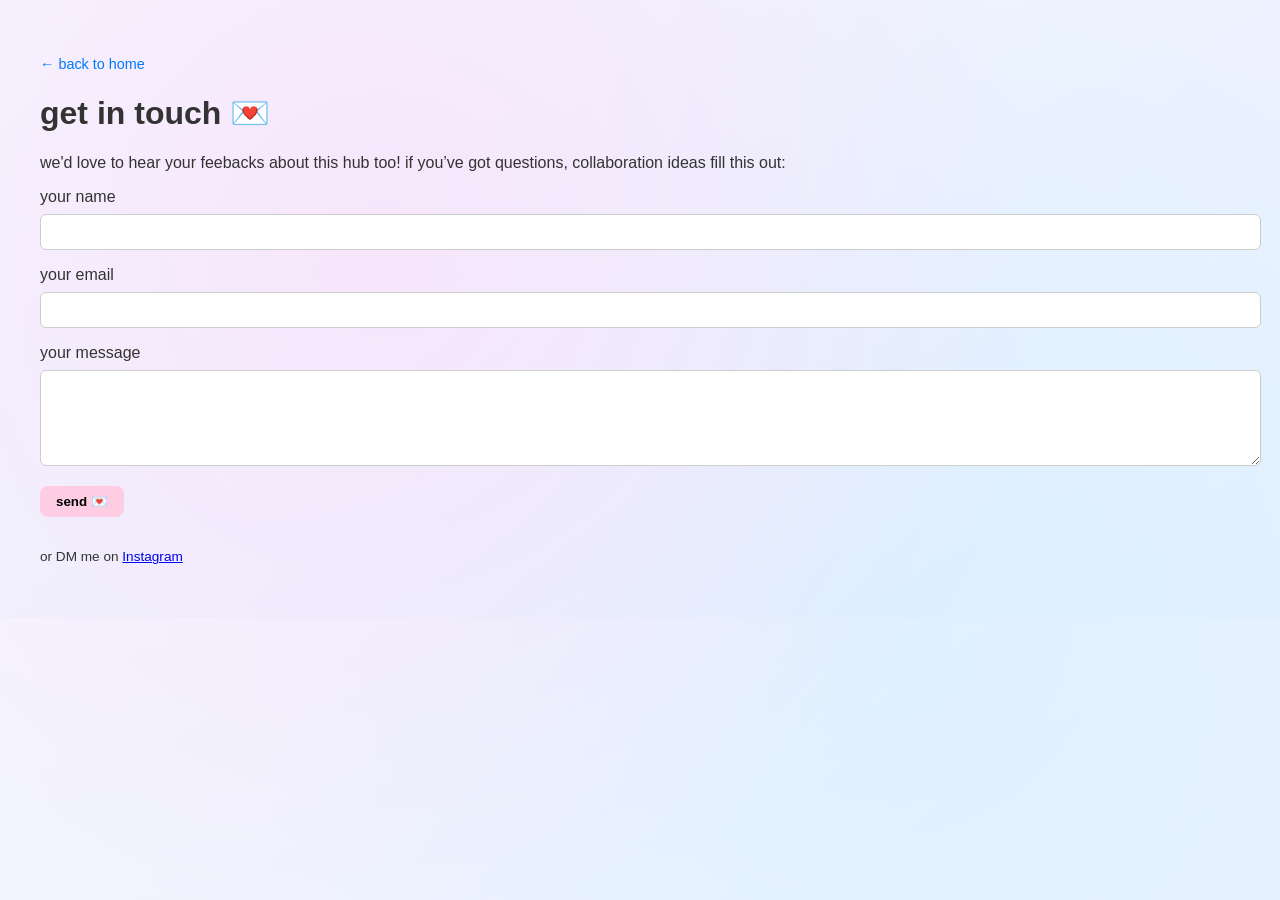
<file: contact.html>
<!DOCTYPE html>
<html lang="en">
<head>
  <meta charset="UTF-8" />
  <meta name="viewport" content="width=device-width, initial-scale=1.0"/>
  <title>Contact | Thee Glam Hub</title>
  <style>

    body {
      font-family: "Inter", sans-serif;
      padding: 2rem;
      background: #fff7fb;
      color: #333;
      background: linear-gradient(145deg, #f5f5ff, #e6f0ff);

    }

    .gradientBgCanvasHero {
      position: absolute;
      inset: 0;
      background: radial-gradient(circle at 30% 30%, #ffd9f9 0%, transparent 60%), 
                  radial-gradient(circle at 70% 70%, #d0f0ff 0%, transparent 60%);
      z-index: -1;
      opacity: 0.5;
    }

    input, textarea {
      width: 100%;
      padding: 0.6rem;
      margin-top: 0.5rem;
      margin-bottom: 1rem;
      border: 1px solid #ccc;
      border-radius: 6px;
    }

    button {
      background-color: #ffcde3;
      padding: 0.5rem 1rem;
      border: none;
      border-radius: 8px;
      font-weight: 600;
      cursor: pointer;
    }

    
    .home-link {
      text-decoration: none;
      display: inline-block;
      margin-top: 1rem;
      font-size: 0.9rem;
      color:#007aff;
    }

  </style>
</head>

<body>
    <div class="gradientBgCanvasHero"></div>

    <a href="index.html" class="home-link">← back to home</a>

  <h1>get in touch 💌</h1>
  <p>we'd love to hear your feebacks about this hub too! 
    if you’ve got questions, collaboration ideas fill this out:</p>
  
  <form>
    <label>your name</label>
    <input type="text" required>

    <label>your email</label>
    <input type="email" required>

    <label>your message</label>
    <textarea rows="5" required></textarea>

    <button type="submit">send 💌</button>
  </form>

  <p style="margin-top: 2rem; font-size: 0.85rem;">or DM me on <a href="https://instagram.com/glamupwith.k" target="_blank">Instagram</a></p>
</body>
</html>
</file>
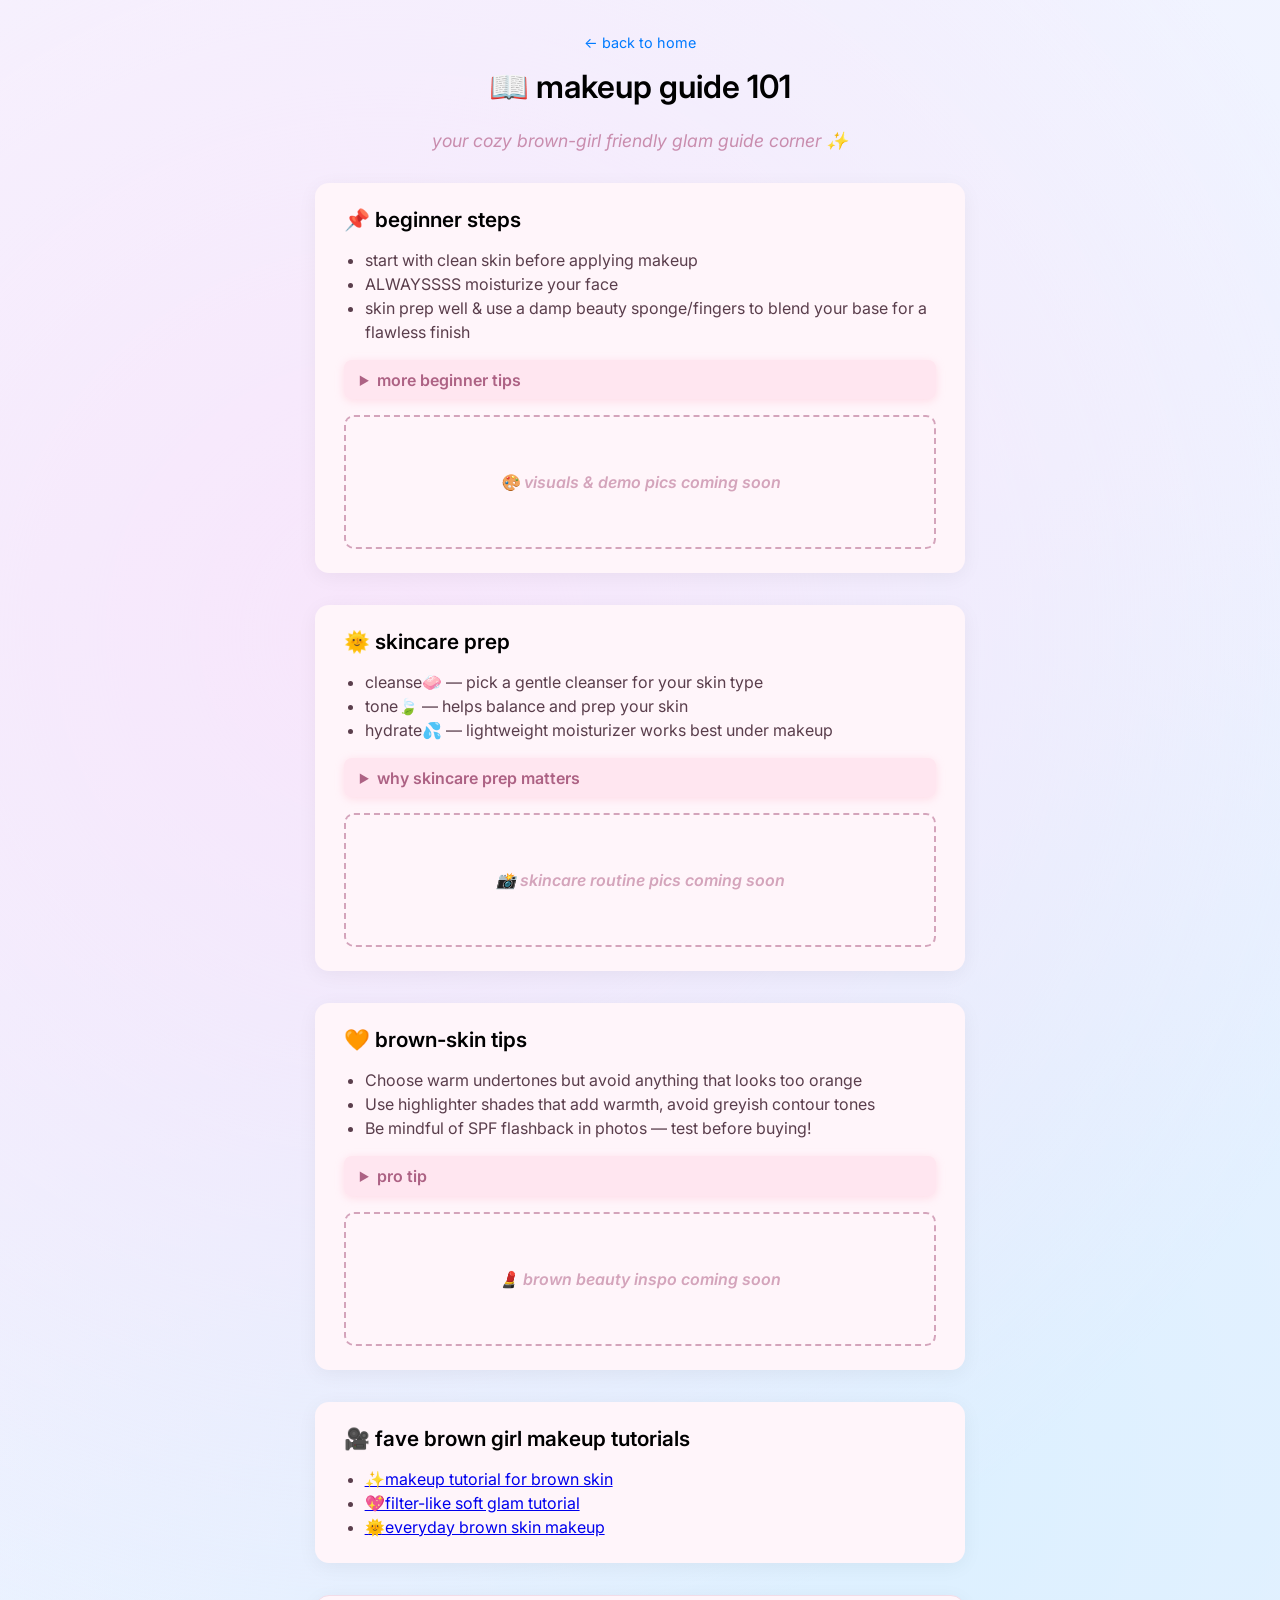
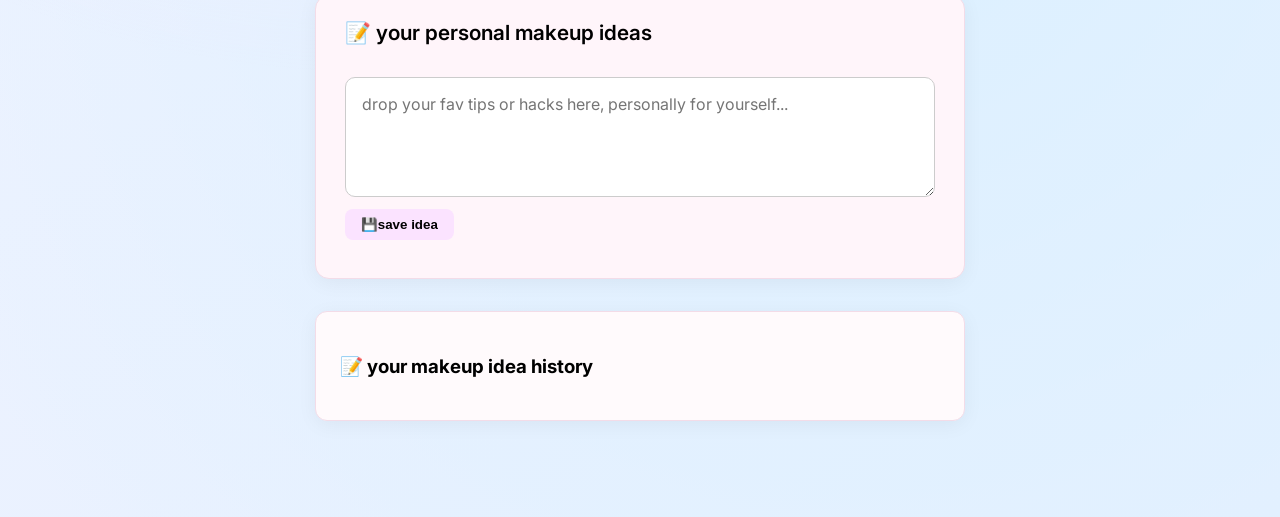
<file: guides.html>
<!DOCTYPE html>
<html lang="en">
<head>
  <meta charset="UTF-8" />
  <meta name="viewport" content="width=device-width, initial-scale=1" />
  <title>Makeup Guides | Thee Glam Hub</title>
  <link href="https://fonts.googleapis.com/css2?family=Inter:wght@400;600&display=swap" rel="stylesheet" />
  <style>
    body {
      margin: 0;
      padding: 0;
      font-family: "Inter", sans-serif;
      background: linear-gradient(145deg, #f5f5ff, #e6f0ff);
      color: #000;
      min-height: 100vh;
      position: relative;
    }
    .gradientBgCanvasHero {
      position: absolute;
      inset: 0;
      background: radial-gradient(circle at 30% 30%, #ffd9f9 0%, transparent 60%),
                  radial-gradient(circle at 70% 70%, #d0f0ff 0%, transparent 60%);
      z-index: -1;
      opacity: 0.5;
    }
    .container {
      max-width: 650px;
      margin: 0 auto;
      padding: 2rem 1rem 4rem;
    }
    header {
      margin-bottom: 1.5rem;
      text-align: center;
    }
    .home-link {
      text-decoration: none;
      color: #007aff;
      font-size: 0.9rem;
      display: inline-block;
      margin-bottom: 1rem;
    }
    h1 {
      font-weight: 600;
      font-size: 2rem;
      margin: 0;
      text-transform: lowercase;
    }
    p.intro {
      text-align: center;
      font-size: 1.1rem;
      color: #c98dae;
      margin-bottom: 2rem;
      font-style: italic;
    }
    section.guide-section {
      background: #fff5fa;
      border-radius: 14px;
      box-shadow: 0 4px 20px rgba(0,0,0,0.05);
      padding: 1.5rem 1.8rem;
      margin-bottom: 2rem;
    }
    section.guide-section h2 {
      font-weight: 600;
      font-size: 1.3rem;
      margin-top: 0;
      margin-bottom: 1rem;
    }
    ul.guide-list {
      list-style-type: disc;
      padding-left: 1.3rem;
      line-height: 1.5;
      color: #5a3e4c;
      font-size: 1rem;
      margin: 0;
    }
    details {
      background: #ffe6f0;
      border-radius: 8px;
      padding: 0.6rem 1rem;
      margin-top: 1rem;
      cursor: pointer;
      box-shadow: 0 2px 8px rgba(255, 182, 203, 0.4);
    }
    details summary {
      font-weight: 600;
      font-size: 1rem;
      color: #ad6284;
      outline: none;
      user-select: none;
    }
    details[open] {
      background: #ffcee4;
    }
    .visual-placeholder {
      margin-top: 1rem;
      border: 2px dashed #d4a4bb;
      border-radius: 10px;
      height: 130px;
      display: flex;
      align-items: center;
      justify-content: center;
      color: #d4a4bb;
      font-style: italic;
      font-weight: 600;
      user-select: none;
    }

    .video-section iframe {
      width: 100%;
      height: 230px;
      border-radius: 12px;
      margin-bottom: 1.2rem;
      box-shadow: 0 4px 12px rgba(215, 150, 180, 0.25);
    }

    .user-ideas-section,
    .user-idea-history {
      max-width: 600px;
      margin: 2rem auto;
      padding: 1.5rem;
      background: #fffafc;
      border-radius: 12px;
      box-shadow: 0 4px 20px rgba(0, 0, 0, 0.05);
      border: 1px solid #f3dce8;
      box-align: center;
    }

    .user-ideas-section textarea {
      width: 100%;
      min-height: 120px;
      padding: 1rem;
      border-radius: 10px;
      border: 1px solid #ccc;
      font-family: 'Inter', sans-serif;
      font-size: 1rem;
      resize: vertical;
      margin-top: 1rem;
      box-sizing: border-box;
    }

    .save-btn, #saveIdeaBtn {
      margin-top: 0.5rem;
      background-color: #fbe3ff;
      border: none;
      border-radius: 8px;
      color: #000000;
      font-weight: bold;
      cursor: pointer;
      padding: 0.5rem 1rem;
    }

    .save-msg {
      text-align: center;
      margin-top: 0.5rem;
      font-size: 0.9rem;
      color: #10b981;
    }

    .wishlist-items li {
      display: flex;
      justify-content: space-between;
      align-items: center;
      background: #fff;
      border: 1px solid #f0d5e3;
      padding: 0.6rem 0.9rem;
      margin-top: 0.5rem;
      border-radius: 8px;
      font-size: 0.95rem;
      color: #4c3c44;
    }

    .wishlist-items button.delete-btn {
      background: none;
      border: none;
      font-size: 1.2rem;
      cursor: pointer;
    }

  </style>
</head>
<body>
  <div class="gradientBgCanvasHero"></div>
  <div class="container">
    <header>
      <a href="index.html" class="home-link">← back to home</a>
      <h1>📖 makeup guide 101</h1>
    </header>

    <p class="intro">your cozy brown-girl friendly glam guide corner ✨</p>

    <section class="guide-section" id="beginner-steps">
      <h2>📌 beginner steps</h2>
      <ul class="guide-list">
        <li>start with clean skin before applying makeup </li>
        <li>ALWAYSSSS moisturize your face</li>
        <li>skin prep well & use a damp beauty sponge/fingers to blend your base for a flawless finish</li>
      </ul>
      <details>
        <summary>more beginner tips</summary>
        <ul class="guide-list" style="margin-top: 0.6rem;">
          <li>moisturize your face lightly before applying anything on your face</li>
          <li>use a lipliner if your lip shade doesn't match the lip gloss/stick/etc.</li>
          <li>use natural light when doing makeup for best color match</li>
          <li>use a lip balm to moisturize your lips before applying a matte lipstick/lip</li>
        </ul>
      </details>
      <div class="visual-placeholder">🎨 visuals & demo pics coming soon</div>
    </section>

    <section class="guide-section" id="skincare-prep">
      <h2>🌞 skincare prep</h2>
      <ul class="guide-list">
        <li>cleanse🧼 — pick a gentle cleanser for your skin type</li>
        <li>tone🍃 — helps balance and prep your skin</li>
        <li>hydrate💦 — lightweight moisturizer works best under makeup</li>
      </ul>
      <details>
        <summary>why skincare prep matters</summary>
        <p style="margin-top: 0.6rem; color: #73334a;">
          proper prep creates a smooth canvas, helping your makeup last longer and look fresh all day.
          It also avoids skin from breaking out, and maintains the skin health!
        </p>
      </details>
      <div class="visual-placeholder">📸 skincare routine pics coming soon</div>
    </section>

    <section class="guide-section" id="brown-skin-tips">
      <h2>🧡 brown-skin tips</h2>
      <ul class="guide-list">
        <li>Choose warm undertones but avoid anything that looks too orange</li>
        <li>Use highlighter shades that add warmth, avoid greyish contour tones</li>
        <li>Be mindful of SPF flashback in photos — test before buying!</li>
      </ul>
      <details>
        <summary>pro tip</summary>
        <p style="margin-top: 0.6rem; color: #a7426e;">
          warm golds and bronzes can beautifully enhance brown skin tones. Try layering products for a natural glow.
        </p>
      </details>
      <div class="visual-placeholder">💄 brown beauty inspo coming soon</div>
    </section>

    <section class="guide-section video-section" id="yt-tutorials">
      <h2>🎥 fave brown girl makeup tutorials</h2>
      <ul class="guide-list">
      <li><a href="https://youtu.be/_ODqgcmiZVc?si=pPQmf-nIHRk817No" target="_blank">✨makeup tutorial for brown skin</a></li>
      <li><a href="https://youtu.be/r1VMQ8KY5Io?si=23SyQOc0m3DyM2w8" target="_blank">💖filter-like soft glam tutorial</a></li>
      <li><a href="https://youtu.be/tMCCiJ5T8zU?si=vvDzst2ysm-J9EnB" target="_blank">🌞everyday brown skin makeup</a></li>
      </ul>

    </section>

    <!-- personal makeup ideas section -->
    <section class="guide-section user-ideas-section" id="user-ideas">
      <h2>📝 your personal makeup ideas</h2>
      <textarea id="userIdeaInput" placeholder="drop your fav tips or hacks here, personally for yourself..."></textarea>
      <button id="saveIdeaBtn">💾save idea</button>
      <p id="ideaSaveMsg" class="save-msg"></p>
    </section>

    <!-- idea history display -->
    <section class="user-idea-history guide-shadow">
      <h3>📝 your makeup idea history</h3>
      <ul id="userIdeaList" class="wishlist-items"></ul>
    </section>
  </div>

  <script>
    document.addEventListener("DOMContentLoaded", function () {
      const userIdeaInput = document.getElementById("userIdeaInput");
      const saveUserIdeaBtn = document.getElementById("saveIdeaBtn");
      const userIdeaList = document.getElementById("userIdeaList");
      const saveUserIdeaMsg = document.getElementById("ideaSaveMsg");

      const savedIdeas = JSON.parse(localStorage.getItem("makeupUserIdeas")) || [];
      savedIdeas.forEach(addIdeaToUI);

      saveUserIdeaBtn.addEventListener("click", function () {
        const ideaText = userIdeaInput.value.trim();
        if (ideaText !== "") {
          addIdeaToUI(ideaText);
          saveToLocalStorage(ideaText);
          userIdeaInput.value = "";
          saveUserIdeaMsg.textContent = "✨ saved!";
          setTimeout(() => (saveUserIdeaMsg.textContent = ""), 1500);
        }
      });

      function addIdeaToUI(ideaText) {
        const li = document.createElement("li");
        li.innerHTML = `
          <span>${ideaText}</span>
          <button class="delete-btn">🗑️</button>
        `;
        userIdeaList.appendChild(li);

        li.querySelector(".delete-btn").addEventListener("click", function () {
          li.remove();
          deleteFromLocalStorage(ideaText);
        });
      }

      function saveToLocalStorage(ideaText) {
        const ideas = JSON.parse(localStorage.getItem("makeupUserIdeas")) || [];
        ideas.push(ideaText);
        localStorage.setItem("makeupUserIdeas", JSON.stringify(ideas));
      }

      function deleteFromLocalStorage(ideaText) {
        let ideas = JSON.parse(localStorage.getItem("makeupUserIdeas")) || [];
        ideas = ideas.filter(i => i !== ideaText);
        localStorage.setItem("makeupUserIdeas", JSON.stringify(ideas));
      }
    });
  </script>
</body>
</html>
</file>
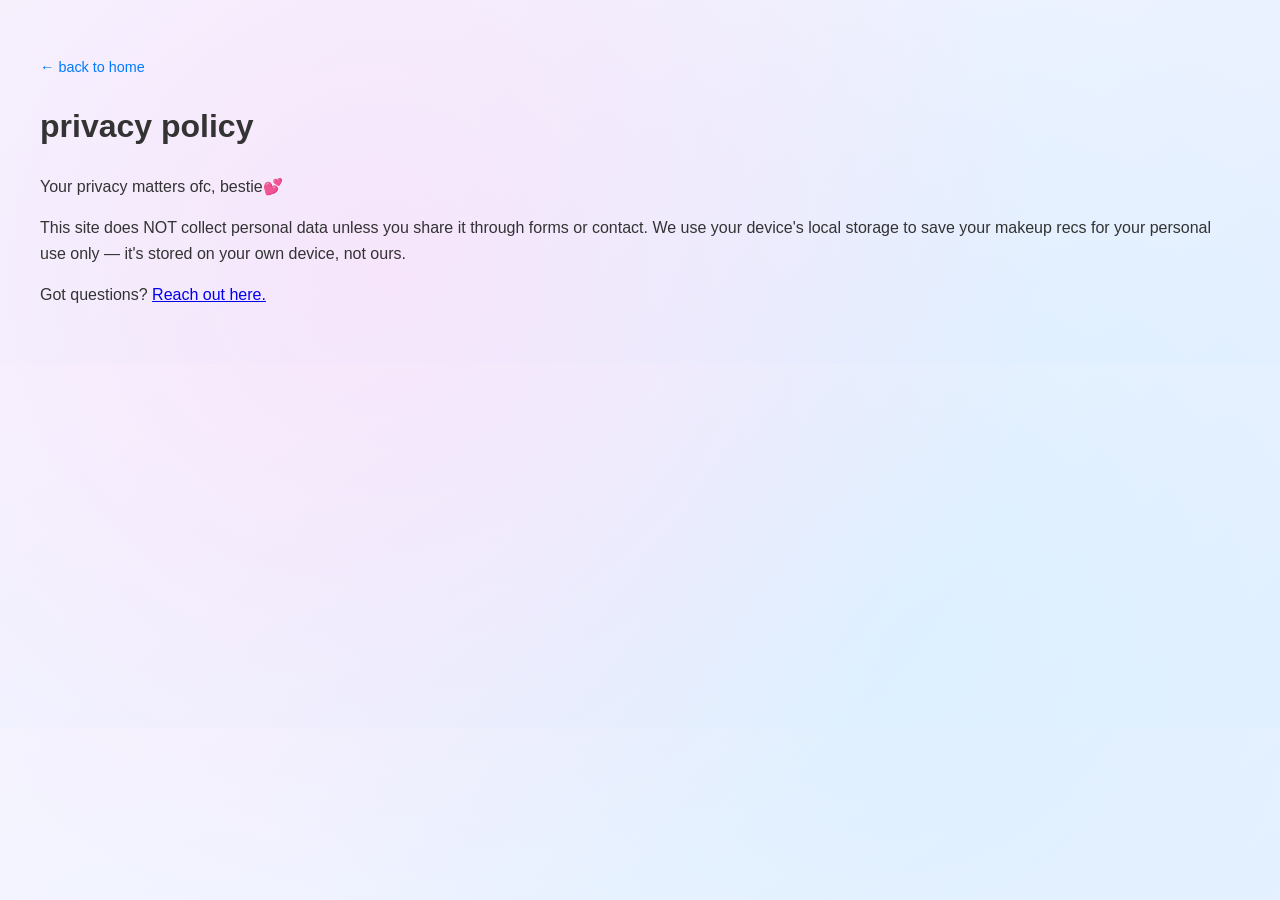
<file: privacy.html>
<!DOCTYPE html>
<html lang="en">

<head>
  <meta charset="UTF-8" />
  <meta name="viewport" content="width=device-width, initial-scale=1.0"/>
  <title>Privacy Policy | Thee Glam Hub</title>
  <style>

    body {
      font-family: "Inter", sans-serif;
      padding: 2rem;
      line-height: 1.6;
      background: #fff7fb;
      color: #333;
      background: linear-gradient(145deg, #f5f5ff, #e6f0ff);

     .home-link {
      text-decoration: none;
      display: inline-block;
      margin-top: 1rem;
      font-size: 0.9rem;
      color:#007aff;
    }


     .gradientBgCanvasHero {
      position: absolute;
      inset: 0;
      background: radial-gradient(circle at 30% 30%, #ffd9f9 0%, transparent 60%), 
                  radial-gradient(circle at 70% 70%, #d0f0ff 0%, transparent 60%);
      z-index: -1;
      opacity: 0.5;
    }

    
    .home-link {
      text-decoration: none;
      display: inline-block;
      margin-top: 1rem;
      font-size: 0.9rem;
      color:#007aff;
    }
    
    }
  
  </style>
</head>

<body>

        <div class="gradientBgCanvasHero"></div>

  <a href="index.html" class="home-link">← back to home</a>


  <h1>privacy policy</h1>

  <p>Your privacy matters ofc, bestie💕</p>

  <p>This site does NOT collect personal data unless you share it through forms or contact. We use your device's local storage to save your makeup recs for your personal use only — it's stored on your own device, not ours.</p>
  
  <p>Got questions? <a href="contact.html">Reach out here.</a></p>
</body>

</html>
</file>
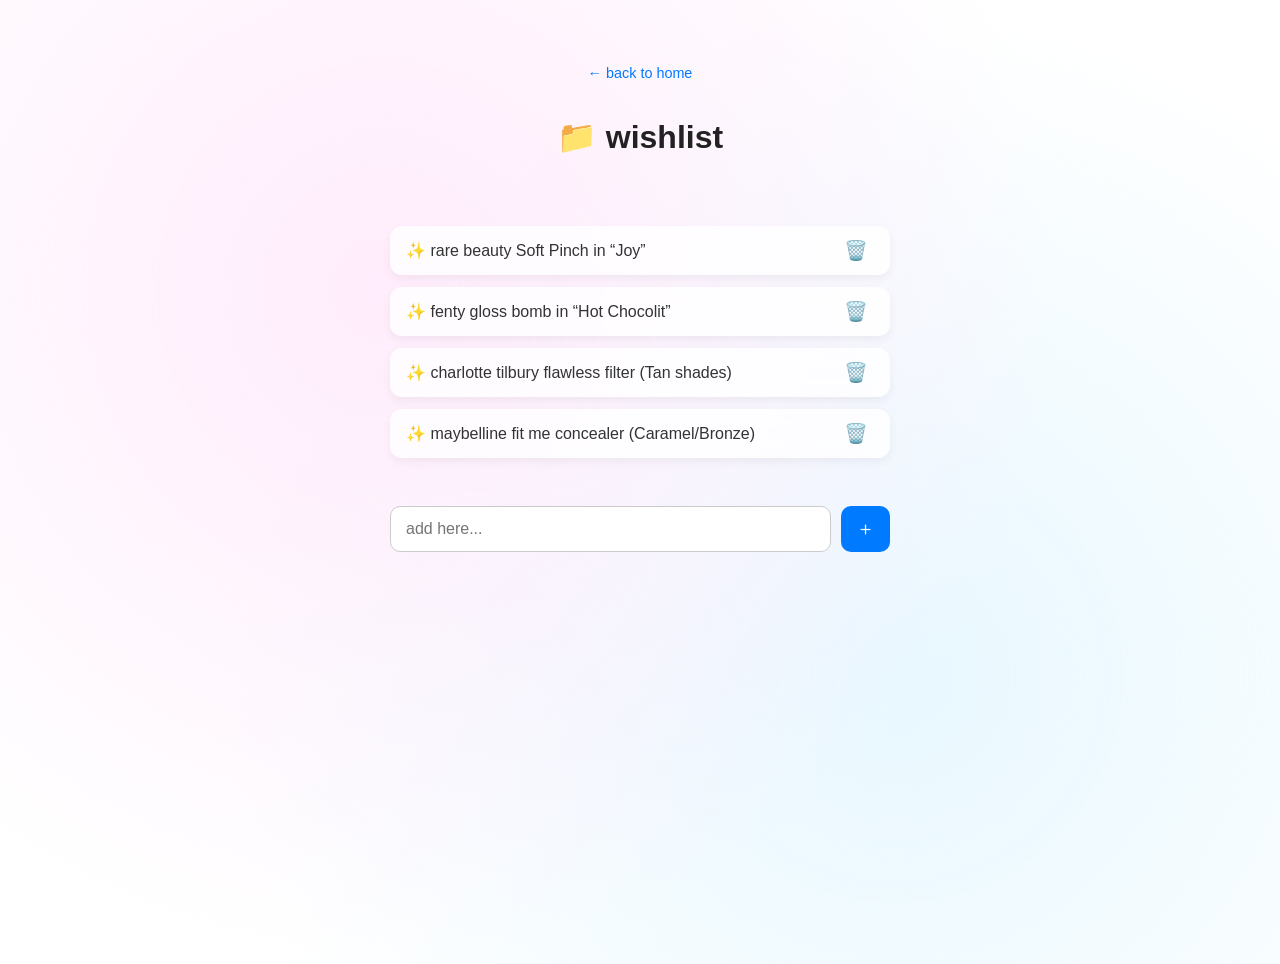
<file: wishlist.html>
<!DOCTYPE html>
<html lang="en">
<head>
  <meta charset="UTF-8" />
  <meta name="viewport" content="width=device-width, initial-scale=1.0"/>
  <title>Wishlist | Thee Glam Hub</title>
  <link rel="stylesheet" href="styles.css"/>
  <link href="https://fonts.googleapis.com/css2?family=Inter:wght@400;600&display=swap" rel="stylesheet" />
  <style>
    body {
      margin: 0;
      padding: 0;
      font-family: -apple-system, BlinkMacSystemFont, "Segoe UI", Roboto, Helvetica, Arial, sans-serif;
      font-size: 16px;
      color: #000000;
      background: linear-gradient(145deg, #f5f5ff, #e6f0ff);
      min-height: 100vh;
      position: relative;
    }

    .gradientBgCanvasHero {
      position: absolute;
      inset: 0;
      background: radial-gradient(circle at 30% 30%, #ffd9f9 0%, transparent 60%), 
                  radial-gradient(circle at 70% 70%, #d0f0ff 0%, transparent 60%);
      z-index: -1;
      opacity: 0.5;
    }

    .wishlist-header {
      text-align: center;
      padding: 2rem 1rem 1rem;
    }

    .home-link {
      display: inline-block;
      margin-bottom: 1rem;
      font-size: 0.9rem;
      text-decoration: none;
      color: #007aff;
    }

    .wishlist-title {
      font-size: 2rem;
      font-weight: 600;
    }

    .wishlist-main {
      max-width: 500px;
      margin: 0 auto;
      padding: 0 1rem 2rem;
    }

    .wishlist-items {
      list-style: none;
      padding: 0;
      margin-bottom: 2rem;
    }

    .wishlist-items li {
      background: #ffffffcc;
      backdrop-filter: blur(10px);
      margin-bottom: 12px;
      padding: 12px 16px;
      border-radius: 12px;
      box-shadow: 0 4px 10px rgba(0,0,0,0.05);
      display: flex;
      justify-content: space-between;
      align-items: center;
      font-weight: 500;
    }

    .delete-btn {
      background: none;
      border: none;
      color: #ff3b30;
      font-size: 1.2rem;
      cursor: pointer;
    }

    .wishlist-input {
      display: flex;
      gap: 10px;
      padding-top: 1rem;
    }

    .wishlist-input input {
      flex: 1;
      padding: 10px 15px;
      border-radius: 10px;
      border: 1px solid #ccc;
      font-size: 1rem;
    }

    .wishlist-input button {
      padding: 10px 15px;
      font-size: 1.2rem;
      background-color: #007aff;
      color: white;
      border: none;
      border-radius: 10px;
      cursor: pointer;
    }
  </style>
</head>

<body class="wishlist-body">
  <div class="gradientBgCanvasHero"></div>

  <header class="wishlist-header">
    <a href="index.html" class="home-link">← back to home</a>
    <h1 class="wishlist-title">📁 wishlist</h1>
  </header>

  <main class="wishlist-main">
    <!-- Wishlist display -->
    <ul id="wishlistItems" class="wishlist-items">
      <!-- Items will render here -->
    </ul>

    <!-- Input area -->
    <div class="wishlist-input">
      <input type="text" id="wishlistItemInput" placeholder="add here..." />
      <button id="addWishlistBtn">＋</button>
    </div>
  </main>

  <script>
    const input = document.getElementById("wishlistItemInput");
    const addBtn = document.getElementById("addWishlistBtn");
    const list = document.getElementById("wishlistItems");

    const defaultItems = [
      "✨ rare beauty Soft Pinch in “Joy”",
      "✨ fenty gloss bomb in “Hot Chocolit”",
      "✨ charlotte tilbury flawless filter (Tan shades)",
      "✨ maybelline fit me concealer (Caramel/Bronze)"
    ];

    // Load saved wishlist or set defaults
    window.addEventListener("DOMContentLoaded", () => {
      const saved = JSON.parse(localStorage.getItem("wishlist"));
      const items = saved && saved.length ? saved : defaultItems;
      items.forEach(item => addItemToUI(item));
    });

    // Add item
    addBtn.addEventListener("click", () => {
      const text = input.value.trim();
      if (text !== "") {
        addItemToUI(text);
        saveToLocalStorage(text);
        input.value = "";
      }
    });

    // Press Enter to add
    input.addEventListener("keypress", (e) => {
      if (e.key === "Enter") addBtn.click();
    });

    function addItemToUI(text) {
      const li = document.createElement("li");
      li.innerHTML = `
        <span>${text}</span>
        <button class="delete-btn" title="Delete">🗑️</button>
      `;
      list.appendChild(li);

      li.querySelector(".delete-btn").addEventListener("click", () => {
        li.remove();
        deleteFromLocalStorage(text);
      });
    }

    function saveToLocalStorage(text) {
      let items = JSON.parse(localStorage.getItem("wishlist")) || [];
      items.push(text);
      localStorage.setItem("wishlist", JSON.stringify(items));
    }

    function deleteFromLocalStorage(text) {
      let items = JSON.parse(localStorage.getItem("wishlist")) || [];
      const index = items.indexOf(text);
      if (index > -1) {
        items.splice(index, 1);
        localStorage.setItem("wishlist", JSON.stringify(items));
      }
    }
  </script>
</body>
</html>
</file>
<file: styles.css>
body {
    margin: 0;
    font-family: 'Inter', sans-serif;
    background-color: #fff;
    overflow-x: hidden;
    position: relative;
  }
  
  .navbar {
    display: flex;
    justify-content: space-between;
    padding: 20px 40px;
    align-items: center;
  }
  
  .logo {
    font-weight: 600;
    font-size: 20px;
    color: #222;
  }
  
  .nav-links {
  list-style: none;
  display: flex;
  gap: 1.5rem;
  z-index: 10;
  position: relative;
}

.nav-links li {
  display: inline-block;
}

.nav-link,
.home-nav {
  text-decoration: none;
  color: #000;
  font-weight: 600;
  padding: 0.5rem 1rem;
  border-radius: 8px;
  transition: all 0.3s ease;
}

.nav-link:hover,
.home-nav:hover {
  color: #7cc9fc;
}

  
  .hero-section {
    position: relative;
    text-align: center;
    padding: 100px 20px;
    z-index: 1;
  }
  
   .aura-glow {
    position: absolute;
    top: -100px;
    left: 50%;
    transform: translateX(-50%);
    width: 1200px;
    height: 1200px;
    background: radial-gradient(circle, rgb(21, 138, 255) 0%, transparent 60%);
    filter: blur(150px);
    z-index: 0;
  }
  
  .hero-text {
    font-size: 3rem;
    color: #222;
    z-index: 2;
    position: relative;
  }
  
  .hero-subtext {
    font-size: 1.1rem;
    color: #666;
    margin-top: 15px;
    z-index: 2;
    position: relative;
  }
  
  .main-btn {
    margin-top: 30px;
    background-color: #2c63ff;
    color: #fff;
    border: none;
    padding: 14px 32px;
    font-size: 1rem;
    border-radius: 10px;
    cursor: pointer;
    transition: background 0.3s ease;
    z-index: 2;
    position: relative;
  }
  
  .main-btn:hover {
    background-color: #9fb9ff;
  }

  <!-- wishlist --
  
 .gradientBgCanvasHero {
  position: fixed;
  top: 0;
  left: 0;
  height: 100vh;
  width: 100vw;
  background: radial-gradient(circle at center, #ffadf1 0%, #ffffff 70%);
  z-index: -1;
  opacity: 0.7;
}

.wishlist-body {
  font-family:-apple-system, BlinkMacSystemFont, sans-serif, system-ui;
  background: transparent;
  color: #000000;
  padding: 2rem;
}

.wishlist-header {
  text-align: center;
  margin-bottom: 2rem;
}

.wishlist-title {
  font-size: 2rem;
  font-weight: bold;
  font-family: sans-serif, system-ui, -apple-system, BlinkMacSystemFont;
  letter-spacing: 0px;
}

.wishlist-items li {
  font-family: sans-serif;
  font-size: 1rem;
  color: #222;
}

.wishlist-main {
  max-width: 600px;
  margin: auto;
}

.wishlist-items {
  list-style: none;
  padding: 0;
}

.wishlist-items li {
  background: rgba(255, 255, 255, 0.6);
  margin: 10px 0;
  padding: 12px 20px;
  border-radius: 12px;
  box-shadow: 0 2px 5px rgba(0, 0, 0, 0.05);
}

 style
.wishlist-container {
  max-width: 500px;
  margin: 4rem auto;
  padding: 2rem;
  background: rgba(255, 255, 255, 0.8);
  border-radius: 20px;
  box-shadow: 0 0 30px rgba(0, 132, 255, 0.3);
  backdrop-filter: blur(15px);
}

.wishlist-title {
  font-size: 2rem;
  text-align: center;
  color: #222;
  font-weight: 600;
}

.wishlist-input {
  display: flex;
  gap: 10px;
  margin-top: 1rem;
}

.wishlist-input input {
  flex: 1;
  padding: 10px 15px;
  font-size: 1rem;
  border-radius: 10px;
  border: 1px solid #ccc;
}

.wishlist-input button {
  padding: 10px 18px;
  font-size: 1.2rem;
  background-color: #fac1f0;
  color: white;
  border: none;
  border-radius: 10px;
  cursor: pointer;
  transition: background-color 0.2s ease;
}

.wishlist-input button:hover {
  background-color: #fb92ff;
}

.wishlist-items {
  margin-top: 1.5rem;
  padding-left: 20px;
}

.wishlist-items li {
  font-size: 1rem;
  margin-bottom: 10px;
  color: #333;
}

.delete-btn {
  background: none;
  border: none;
  color: #ff4d4f;
  font-size: 1.2rem;
  cursor: pointer;
  transition: transform 0.1s ease;
}

.delete-btn:hover {
  transform: scale(1.1);
}


/* mobile */
@media screen and (max-width: 480px) {
  h1, h2 {
    font-size: 1.3rem;
  }

  .journal-box,
  .user-ideas-section textarea {
    font-size: 0.95rem;
    min-height: 100px;
    width: 100%;
  }

  .save-btn,
  #newPromptBtn {
    font-size: 0.8rem;
    padding: 0.4rem 0.7rem;
  }

  iframe {
    width: 100%;
    height: 200px;
  }

  .wishlist-title {
    font-size: 1.5rem;
  }

  .home-link {
    font-size: 0.8rem;
  }

  .container {
    padding: 1rem;
  }

  .user-ideas-section {
    padding: 1rem;
  }
}

footer {
  text-align: center;
  padding: 20px;
  font-size: 14px;
  color: #fff;
  background: transparent;
}

.footer-link {
  color: #fff;
  text-decoration: none;
  margin: 0 10px;
  transition: color 0.3s ease;
}

.footer-link:hover {
  color: #ffcbf2;
  text-decoration: underline;
  cursor: pointer;
}
</file>
